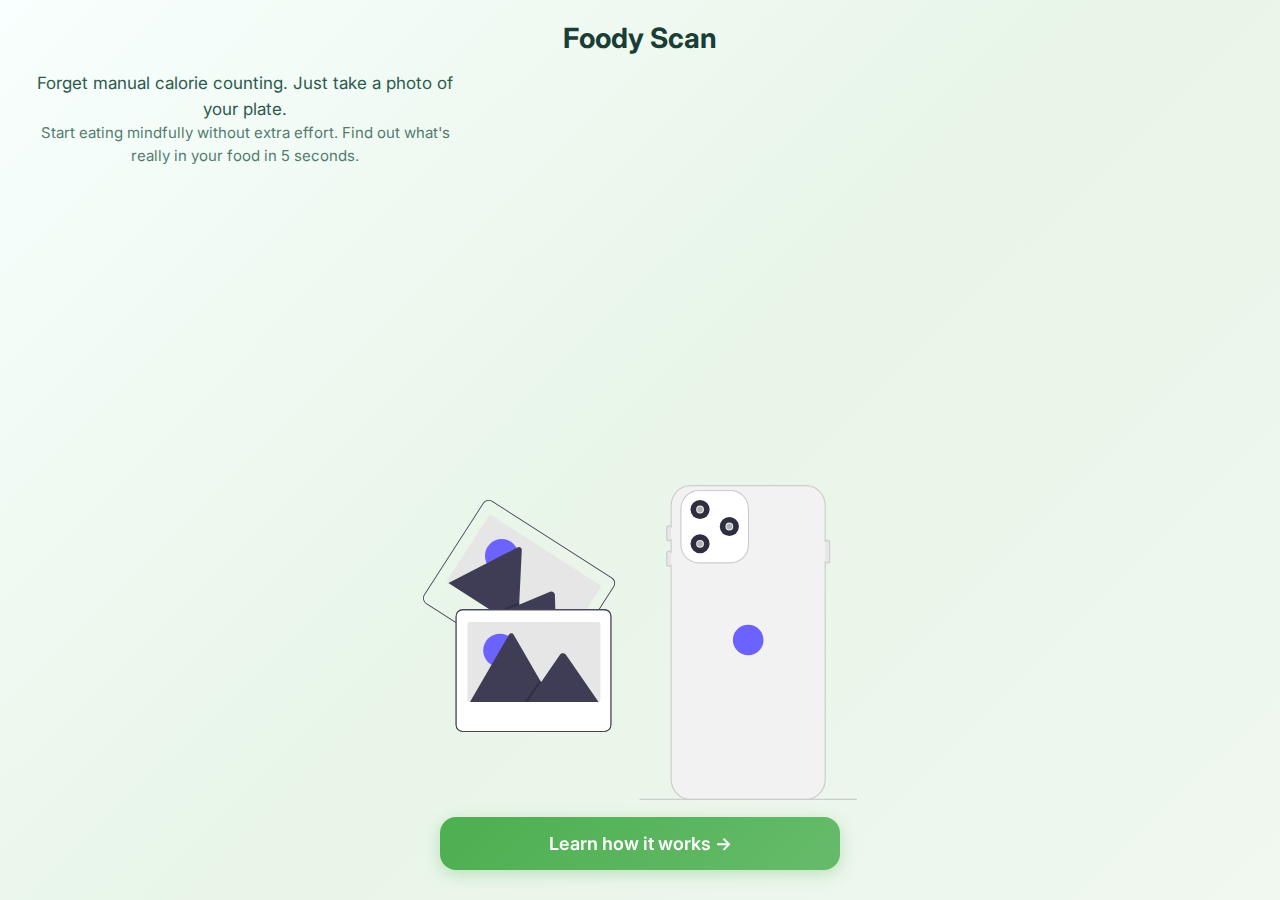
<file: index.html>
<!DOCTYPE html>
<html lang="en">
<head>
    <meta charset="UTF-8">
    <meta name="viewport" content="width=device-width, initial-scale=1.0, user-scalable=no, maximum-scale=1.0">
    <title>Foody Scan</title>
    <link href="https://fonts.googleapis.com/css2?family=Inter:wght@400;500;600;700&family=Roboto:wght@400;500&display=swap" rel="stylesheet">
    <link rel="stylesheet" href="style-v2.css?v=5">
    <script src="https://telegram.org/js/telegram-web-app.js"></script>
</head>
<body>
    <div id="app">
        <div class="content-wrapper">
            <h1 class="title">Foody Scan</h1>
            <p class="description">Forget manual calorie counting. Just take a photo of your plate.</p>
            <p class="description small">Start eating mindfully without extra effort. Find out what's really in your food in 5 seconds.</p>
        </div>
        <div class="bottom-block">
            <img src="images/2-1.svg" alt="Food scanning" class="screen-image">
            <a href="onboarding-1.html" id="start-onboarding" class="main-button">Learn how it works →</a>
        </div>
    </div>

    <script src="../metrika-loader.js"></script>
    <script src="fb-pixel.js"></script>
    <script src="script.js?v=2"></script>
</body>
</html>
</file>
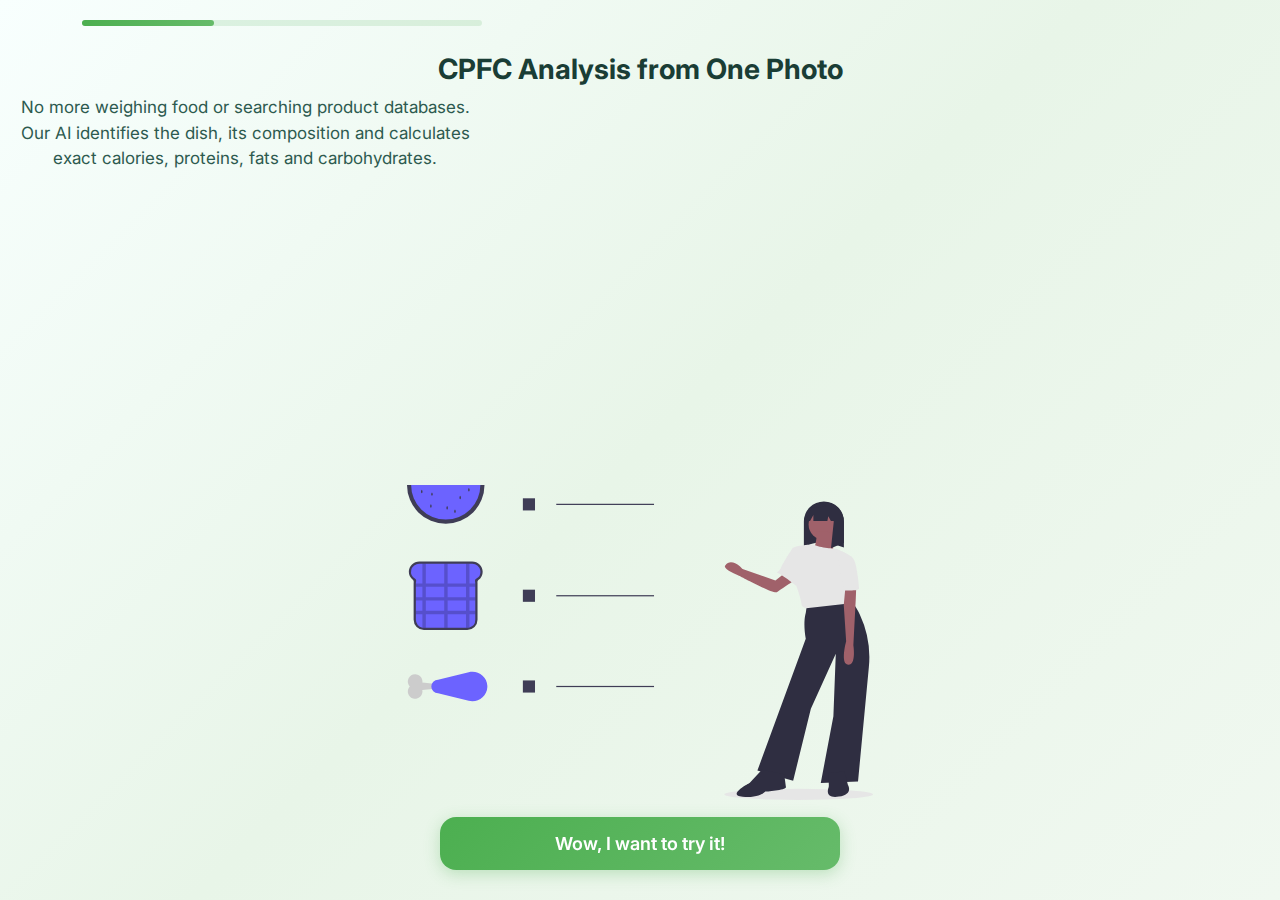
<file: onboarding-1.html>
<!DOCTYPE html>
<html lang="en">
<head>
    <meta charset="UTF-8">
    <meta name="viewport" content="width=device-width, initial-scale=1.0, user-scalable=no, maximum-scale=1.0">
    <title>Foody Scan - Step 1</title>
    <link href="https://fonts.googleapis.com/css2?family=Inter:wght@400;500;600;700&family=Roboto:wght@400;500&display=swap" rel="stylesheet">
    <link rel="stylesheet" href="style-v2.css?v=5">
    <script src="https://telegram.org/js/telegram-web-app.js"></script>
</head>
<body>
    <div id="app">
        <div class="content-wrapper">
            <div class="progress-bar-container"><div class="progress-bar" style="width: 33%;"></div></div>
            <h1 class="title small-margin">CPFC Analysis from One Photo</h1>
            <p class="description">No more weighing food or searching product databases. Our AI identifies the dish, its composition and calculates exact calories, proteins, fats and carbohydrates.</p>
        </div>
        <div class="bottom-block">
            <img src="images/2-2.svg" alt="Nutrition analytics" class="screen-image">
            <a href="onboarding-2.html" id="onboarding-1-next" class="main-button">Wow, I want to try it!</a>
        </div>
    </div>
    <script src="../metrika-loader.js"></script>
    <script src="fb-pixel.js"></script>
    <script src="script.js?v=2"></script>
</body>
</html>
</file>
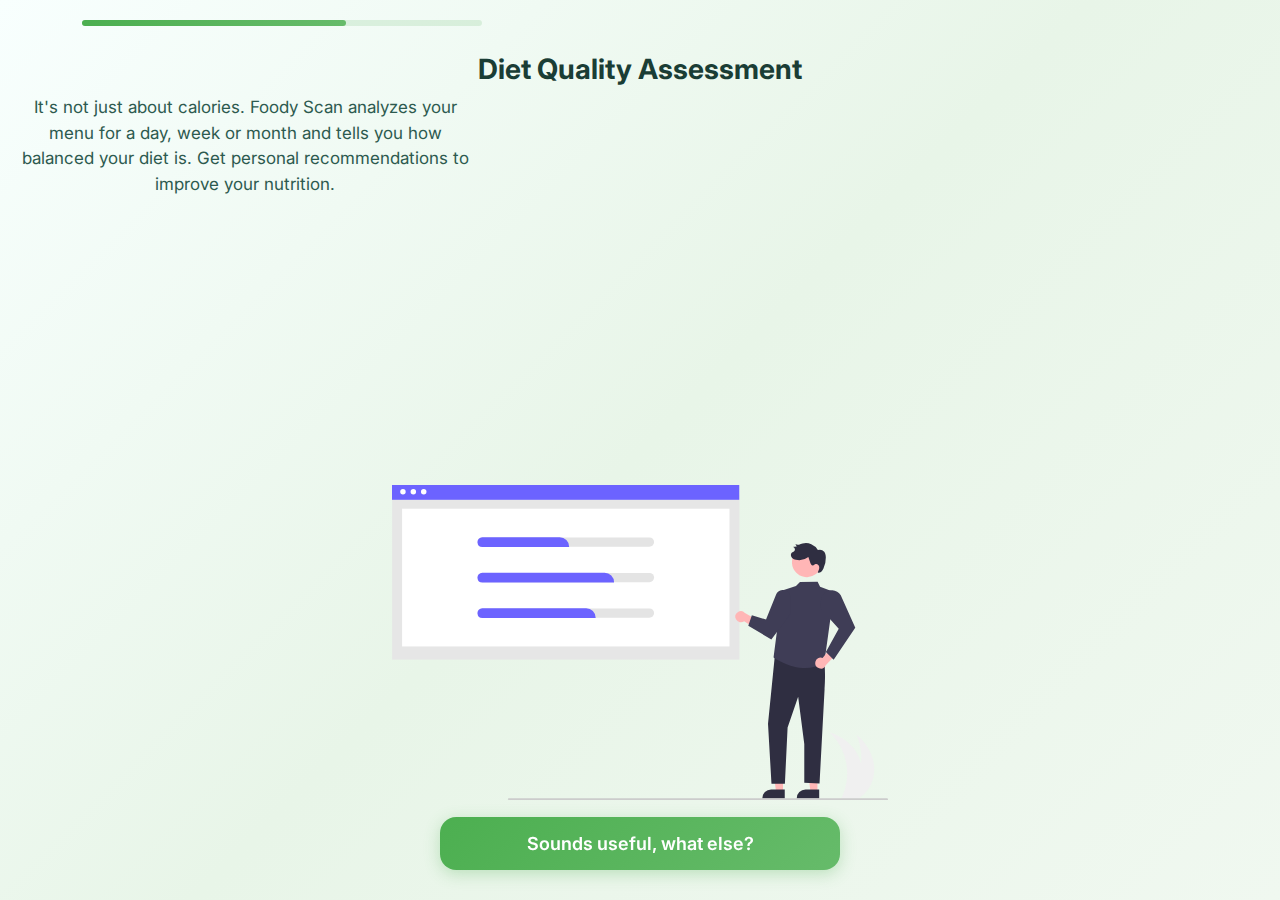
<file: onboarding-2.html>
<!DOCTYPE html>
<html lang="en">
<head>
    <meta charset="UTF-8">
    <meta name="viewport" content="width=device-width, initial-scale=1.0, user-scalable=no, maximum-scale=1.0">
    <title>Foody Scan - Step 2</title>
    <link href="https://fonts.googleapis.com/css2?family=Inter:wght@400;500;600;700&family=Roboto:wght@400;500&display=swap" rel="stylesheet">
    <link rel="stylesheet" href="style-v2.css?v=5">
    <script src="https://telegram.org/js/telegram-web-app.js"></script>
</head>
<body>
    <div id="app">
        <div class="content-wrapper">
            <div class="progress-bar-container"><div class="progress-bar" style="width: 66%;"></div></div>
            <h1 class="title small-margin">Diet Quality Assessment</h1>
            <p class="description">It's not just about calories. Foody Scan analyzes your menu for a day, week or month and tells you how balanced your diet is. Get personal recommendations to improve your nutrition.</p>
        </div>
        <div class="bottom-block">
            <img src="images/2-3.svg" alt="Calorie control" class="screen-image">
            <a href="onboarding-3.html" id="onboarding-2-next" class="main-button">Sounds useful, what else?</a>
        </div>
    </div>
    <script src="../metrika-loader.js"></script>
    <script src="fb-pixel.js"></script>
    <script src="script.js?v=2"></script>
</body>
</html>
</file>
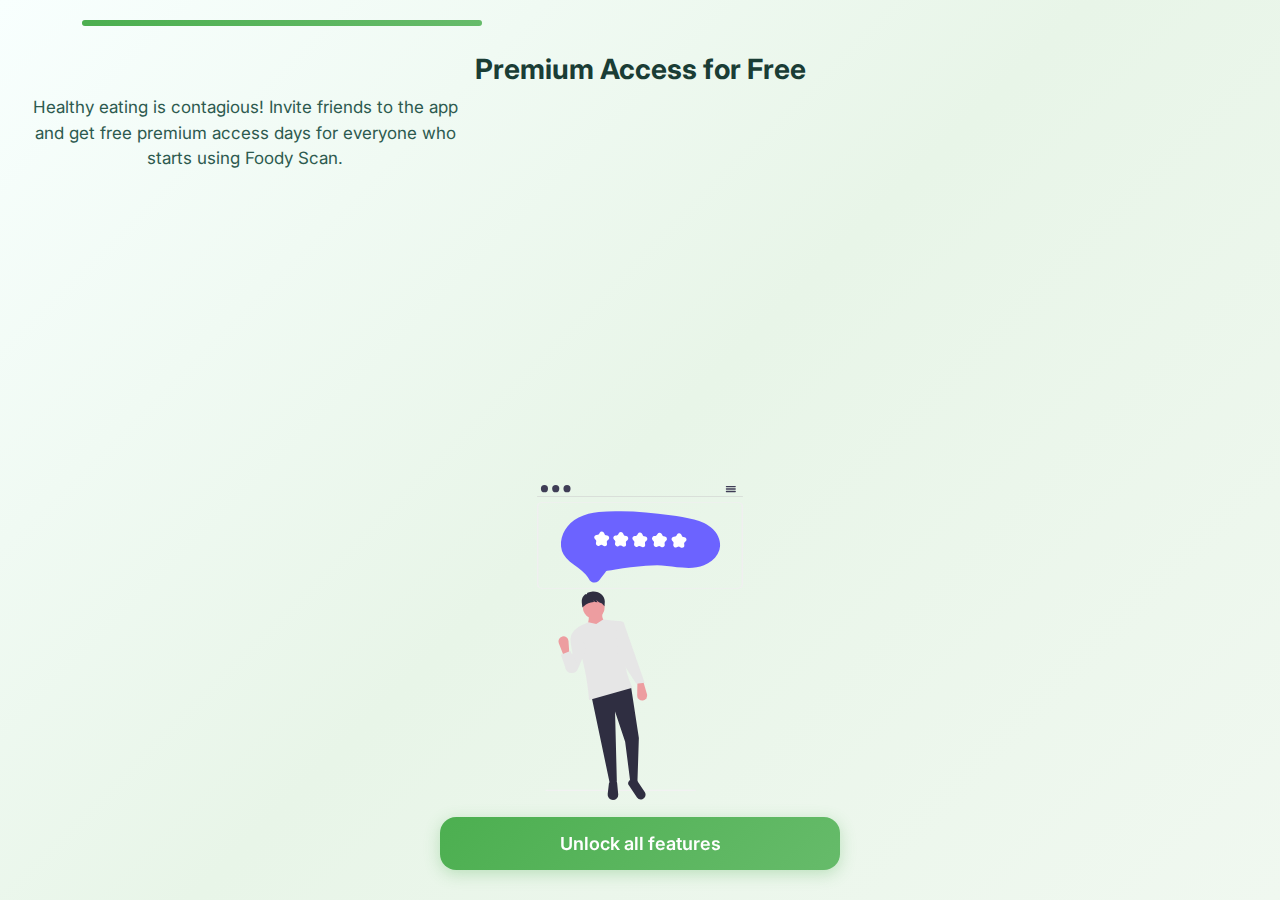
<file: onboarding-3.html>
<!DOCTYPE html>
<html lang="en">
<head>
    <meta charset="UTF-8">
    <meta name="viewport" content="width=device-width, initial-scale=1.0, user-scalable=no, maximum-scale=1.0">
    <title>Foody Scan - Step 3</title>
    <link href="https://fonts.googleapis.com/css2?family=Inter:wght@400;500;600;700&family=Roboto:wght@400;500&display=swap" rel="stylesheet">
    <link rel="stylesheet" href="style-v2.css?v=5">
    <script src="https://telegram.org/js/telegram-web-app.js"></script>
</head>
<body>
    <div id="app">
        <div class="content-wrapper">
            <div class="progress-bar-container"><div class="progress-bar" style="width: 100%;"></div></div>
            <h1 class="title small-margin">Premium Access for Free</h1>
            <p class="description">Healthy eating is contagious! Invite friends to the app and get free premium access days for everyone who starts using Foody Scan.</p>
        </div>
        <div class="bottom-block">
            <img src="images/2-4.svg" alt="Healthy habits" class="screen-image">
            <a href="paywall.html" id="onboarding-3-to-paywall" class="main-button">Unlock all features</a>
        </div>
    </div>
    <script src="../metrika-loader.js"></script>
    <script src="fb-pixel.js"></script>
    <script src="script.js?v=2"></script>
</body>
</html>
</file>
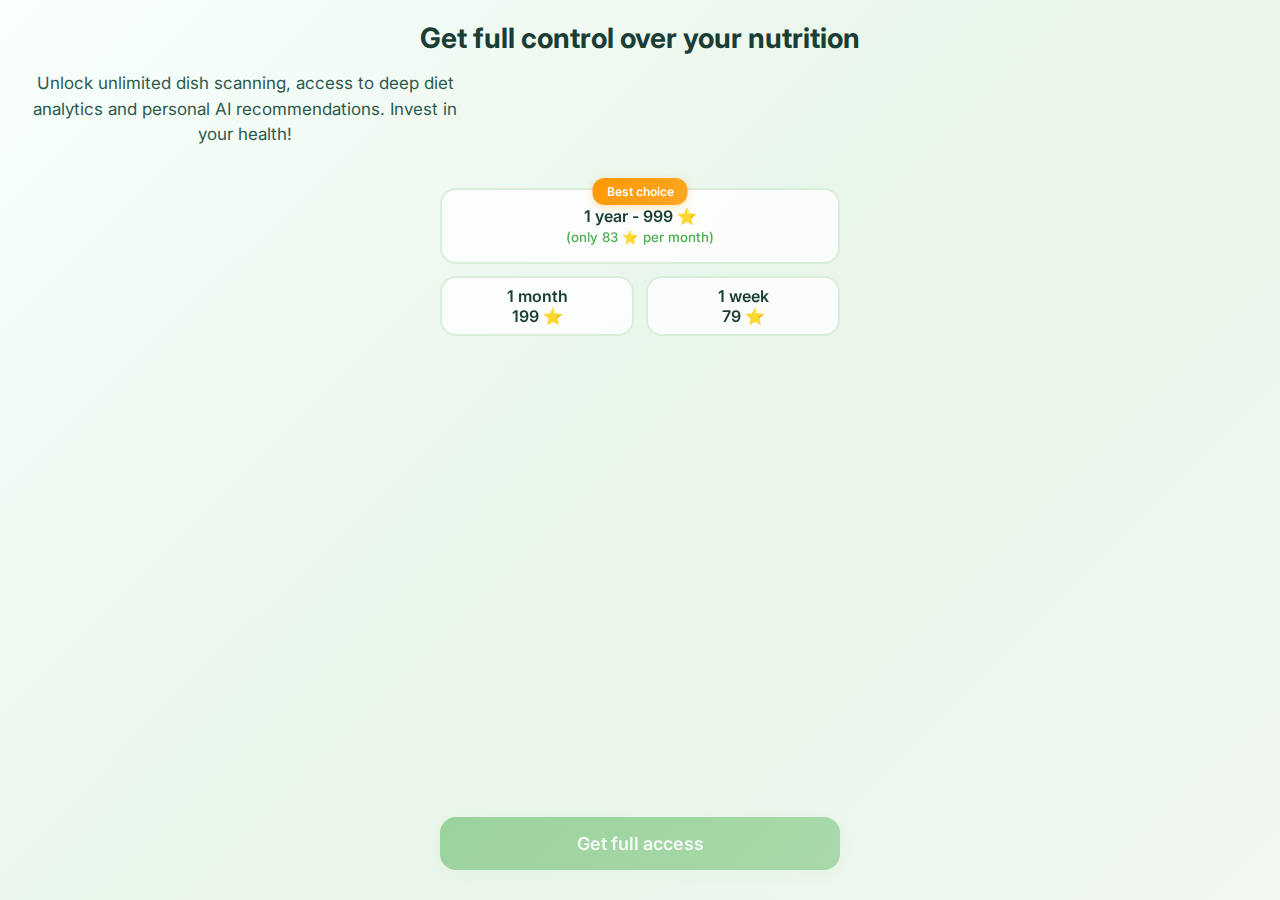
<file: paywall.html>
<!DOCTYPE html>
<html lang="en">
<head>
    <meta charset="UTF-8">
    <meta name="viewport" content="width=device-width, initial-scale=1.0, user-scalable=no, maximum-scale=1.0">
    <title>Foody Scan - Access</title>
    <link href="https://fonts.googleapis.com/css2?family=Inter:wght@400;500;600;700&family=Roboto:wght@400;500&display=swap" rel="stylesheet">
    <link rel="stylesheet" href="style-v2.css?v=5">
    <script src="https://telegram.org/js/telegram-web-app.js"></script>
<style>
    html, body, #app {
        overflow: auto;
    }
</style>
</head>
<body>
    <div id="app">
        <div class="content-wrapper">
            <h1 class="title">Get full control over your nutrition</h1>
            <p class="description">Unlock unlimited dish scanning, access to deep diet analytics and personal AI recommendations. Invest in your health!</p>
        </div>
        <div class="tariffs">
            <div class="tariff best-choice">
                <span class="badge">Best choice</span>
                <p>1 year - 999 ⭐️</p>
                <small>(only 83 ⭐️ per month)</small>
            </div>
            <div class="tariff-row">
                <div class="tariff">
                    <p>1 month</p>
                    <p>199 ⭐️</p>
                </div>
                <div class="tariff">
                    <p>1 week</p>
                    <p>79 ⭐️</p>
                </div>
            </div>
        </div>
        <div class="bottom-block">
            <a href="error.html" id="paywall-submit" class="main-button disabled">Get full access</a>
        </div>
    </div>
    <script src="metrika-loader.js"></script>
    <script src="fb-pixel.js"></script>
    <script src="script.js?v=2"></script>
</body>
</html>
</file>
<file: style-v2.css>
:root {
  --safe-area-inset-bottom: calc(100vh - var(--tg-viewport-stable-height, 100vh));
}

html, body {
  padding: 0;
  margin: 0;
  width: 100%;
  height: 100%;
  overflow: hidden;
  overscroll-behavior: none;
  font-family: 'Inter', 'Roboto', -apple-system, BlinkMacSystemFont, 'Segoe UI', Helvetica, Arial, sans-serif;
}

/* --- 1. Основной контейнер приложения --- */
#app {
  height: var(--tg-viewport-stable-height, 100vh);
  width: 100%;
  position: relative; /* Включаем позиционирование для дочерних элементов */
  overflow: hidden;
  
  /* Светлый градиентный фон со здоровыми цветами */
  background: linear-gradient(135deg, #f8fffe, #e8f5e8, #f0f8f0);
  color: #1a3d35;

  display: flex;
  flex-direction: column;
  align-items: center;
  box-sizing: border-box;
}

/* --- 2. Контент (заголовок, текст) --- */
.content-wrapper {
    width: 100%;
    padding: 20px;
    box-sizing: border-box;
    text-align: center;
}

/* --- 3. Изображение (позиционируем отдельно) --- */
.screen-image {
    position: absolute;
    bottom: 100px; /* Расстояние от низа до изображения */
    left: 50%;
    transform: translateX(-50%);
    
    width: 60%;
    max-height: 35vh; /* Ограничиваем высоту чтобы не залезали на текст */
    object-fit: contain;
    z-index: 0;
}

/* --- 4. Кнопка (жёстко фиксируем к низу) --- */
.main-button {
    position: fixed;
    bottom: 30px;
    left: 50%;
    transform: translateX(-50%);
    
    width: 90%;
    max-width: 400px;
    padding: 16px 30px;
    box-sizing: border-box;
    
    z-index: 10; /* Кнопка всегда НАД всем */

    text-align: center;
    text-decoration: none;
    font-size: 18px;
    font-weight: 600;
    border-radius: 16px;
    cursor: pointer;
    
    background: linear-gradient(135deg, #4CAF50, #66BB6A);
    color: #ffffff;
    border: none;
    box-shadow: 0 4px 16px rgba(76, 175, 80, 0.3);
    transition: all 0.2s ease;
}

.main-button:hover {
    transform: translateX(-50%) translateY(-1px);
    box-shadow: 0 6px 20px rgba(76, 175, 80, 0.4);
}

.main-button.disabled {
    opacity: 0.5;
    cursor: not-allowed;
    pointer-events: none;
    transform: translateX(-50%);
    box-shadow: 0 4px 16px rgba(76, 175, 80, 0.1);
}

/* --- Остальные стили --- */
.title {
    font-family: 'Inter', sans-serif;
    font-size: 28px;
    font-weight: 700;
    margin: 0 0 15px 0;
    color: #1a3d35;
    line-height: 1.3;
}

.description {
    font-size: 17px;
    font-weight: 400;
    line-height: 1.5;
    max-width: 450px;
    color: #2d5a4f;
    margin: 0;
}

.progress-bar-container {
    width: 90%;
    max-width: 400px;
    height: 6px;
    background-color: rgba(76, 175, 80, 0.15);
    border-radius: 8px;
    margin-bottom: 25px;
    margin-left: 5%;
}

.progress-bar {
    height: 100%;
    background: linear-gradient(90deg, #4CAF50, #66BB6A);
    border-radius: 8px;
    transition: width 0.3s ease;
}

/* Стили пейвола */
#app.paywall {
    justify-content: flex-start;
}

.tariffs {
    width: 90%;
    max-width: 400px;
    margin-top: 20px;
    text-align: center;
}

.tariff {
    background-color: rgba(255, 255, 255, 0.8);
    border: 2px solid rgba(76, 175, 80, 0.2);
    border-radius: 16px;
    padding: 16px 18px;
    margin-bottom: 12px;
    position: relative;
    transition: all 0.2s ease;
    cursor: pointer;
    backdrop-filter: blur(10px);
}

.tariff:hover {
    border-color: rgba(76, 175, 80, 0.4);
    transform: translateY(-1px);
}

.tariff.selected {
    border-color: #4CAF50;
    background-color: rgba(76, 175, 80, 0.1);
    box-shadow: 0 4px 16px rgba(76, 175, 80, 0.2);
}

.tariff p {
    margin: 0;
    color: #1a3d35;
    font-weight: 600;
    font-size: 16px;
}

.tariff small {
    color: #4CAF50;
    font-weight: 500;
}

.tariff-row {
    display: flex; /* Делаем элементы внутри ряда гибкими */
    gap: 12px;     /* Добавляем отступ между карточками */
}

.tariff-row .tariff {
    flex: 1;       /* Каждая карточка в ряду занимает равное пространство */
    padding: 8px 9px; /* Уменьшенные пэддинги для карточек месяц/неделя */
}

.badge {
    position: absolute;
    top: -12px;
    left: 50%;
    transform: translateX(-50%);
    background: linear-gradient(135deg, #FF9800, #FFA726);
    color: white;
    padding: 6px 14px;
    border-radius: 12px;
    font-size: 12px;
    font-weight: 600;
    box-shadow: 0 2px 8px rgba(255, 152, 0, 0.3);
}

/* Дополнительные стили для здорового дизайна */
.small {
    font-size: 15px;
    opacity: 0.8;
}

.small-margin {
    margin-bottom: 8px !important;
}

/* Стили для старта-выровненного контента */
.start-aligned {
    align-items: flex-start !important;
    padding-top: 40px;
}

.start-aligned .content-wrapper {
    text-align: left;
    padding-left: 30px;
    padding-right: 30px;
}

.start-aligned .title {
    text-align: left;
}

.start-aligned .description {
    text-align: left;
}
</file>
